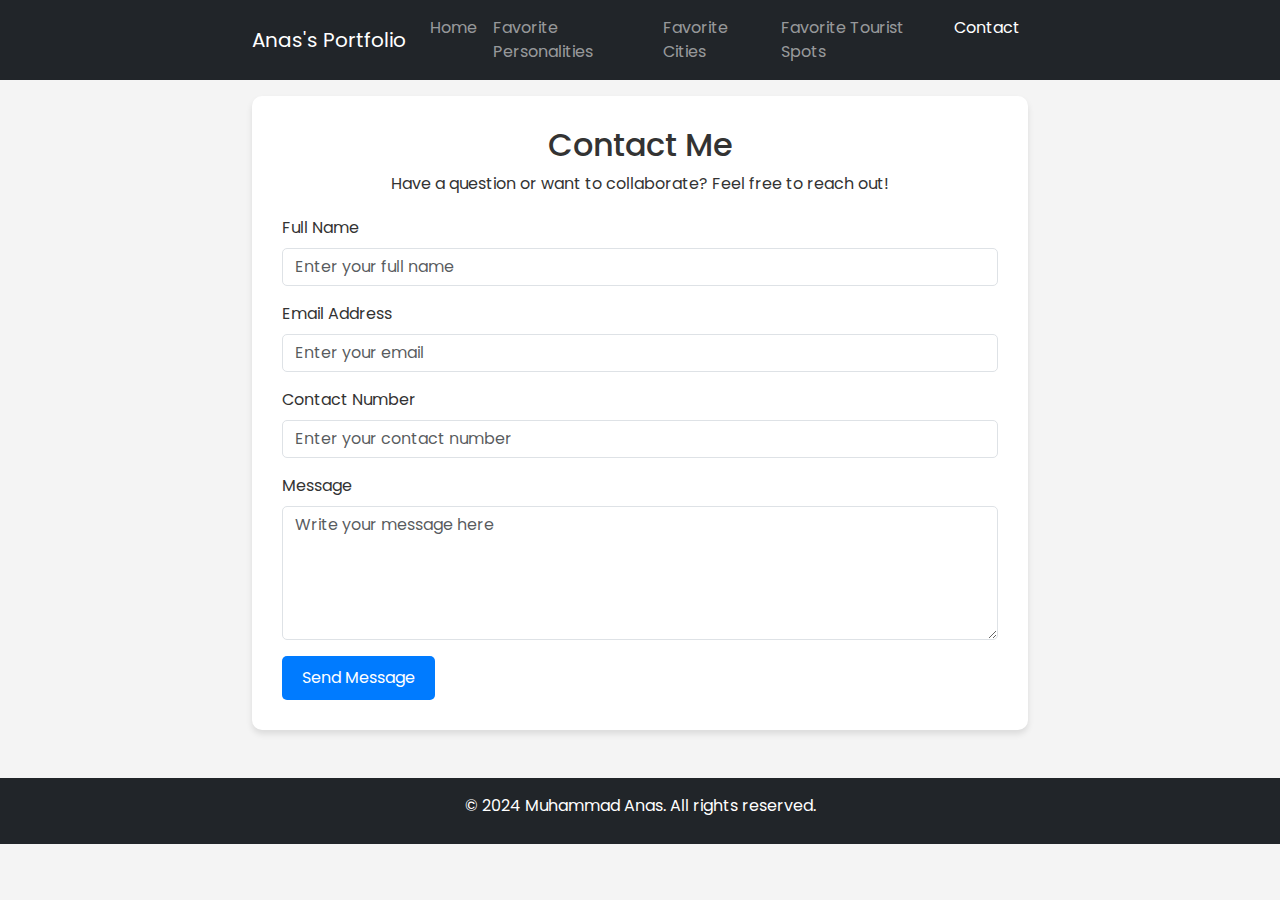
<file: contact.html>
<!DOCTYPE html>
<html lang="en">

<head>
    <meta charset="UTF-8">
    <meta name="viewport" content="width=device-width, initial-scale=1.0">
    <title>Contact Information</title>
    <!-- Bootstrap CSS -->
    <link href="https://cdn.jsdelivr.net/npm/bootstrap@5.3.0-alpha3/dist/css/bootstrap.min.css" rel="stylesheet">
    <!-- Custom CSS -->
    <link href="styles.css" rel="stylesheet">
    <!-- FontAwesome -->
    <link rel="stylesheet" href="https://cdnjs.cloudflare.com/ajax/libs/font-awesome/6.0.0-beta3/css/all.min.css">
    <style>
        body {
            background-color: #f4f4f4;
            font-family: 'Poppins', sans-serif;
            color: #333;
        }

        .contact-container {
            background: #fff;
            border-radius: 10px;
            padding: 30px;
            box-shadow: 0 4px 6px rgba(0, 0, 0, 0.1);
        }

        .contact-header {
            text-align: center;
            margin-bottom: 20px;
        }

        .contact-header h1 {
            font-size: 32px;
            color: #333;
        }

        .form-control {
            border-radius: 5px;
        }

        .btn-submit {
            background-color: #007bff;
            color: #fff;
            border: none;
            border-radius: 5px;
            padding: 10px 20px;
        }

        .btn-submit:hover {
            background-color: #0056b3;
        }
    </style>
</head>

<body>
    <!-- Navbar -->
    <nav class="navbar navbar-expand-lg navbar-dark bg-dark fixed-top">
        <div class="container">
            <a class="navbar-brand" href="#">Anas's Portfolio</a>
            <button class="navbar-toggler" type="button" data-bs-toggle="collapse" data-bs-target="#navbarNav"
                aria-controls="navbarNav" aria-expanded="false" aria-label="Toggle navigation">
                <span class="navbar-toggler-icon"></span>
            </button>
            <div class="collapse navbar-collapse" id="navbarNav">
                <ul class="navbar-nav me-auto">
                    <li class="nav-item">
                        <a class="nav-link" href="index.html">Home</a>
                    </li>
                    <li class="nav-item">
                        <a class="nav-link" href="favorite-personalities.html">Favorite Personalities</a>
                    </li>
                    <li class="nav-item">
                        <a class="nav-link" href="favorite-cities.html">Favorite Cities</a>
                    </li>
                    <li class="nav-item">
                        <a class="nav-link" href="favorite-tourist-spots.html">Favorite Tourist Spots</a>
                    </li>
                    <li class="nav-item">
                        <a class="nav-link active" href="#">Contact</a>
                    </li>
                </ul>
            </div>
        </div>
    </nav>

    <!-- Main Content -->
    <section class="container mt-5 pt-5">
        <div class="contact-container">
            <div class="contact-header">
                <h1>Contact Me</h1>
                <p>Have a question or want to collaborate? Feel free to reach out!</p>
            </div>
            <form action="submit-form.php" method="post">
                <div class="mb-3">
                    <label for="name" class="form-label">Full Name</label>
                    <input type="text" class="form-control" id="name" name="name" placeholder="Enter your full name"
                        required>
                </div>
                <div class="mb-3">
                    <label for="email" class="form-label">Email Address</label>
                    <input type="email" class="form-control" id="email" name="email" placeholder="Enter your email"
                        required>
                </div>
                <div class="mb-3">
                    <label for="phone" class="form-label">Contact Number</label>
                    <input type="tel" class="form-control" id="phone" name="phone"
                        placeholder="Enter your contact number" required>
                </div>
                <div class="mb-3">
                    <label for="message" class="form-label">Message</label>
                    <textarea class="form-control" id="message" name="message" rows="5"
                        placeholder="Write your message here" required></textarea>
                </div>
                <button type="submit" class="btn btn-submit">Send Message</button>
            </form>
        </div>
    </section>

    <!-- Footer -->
    <footer class="bg-dark text-white text-center py-3 mt-5">
        <p>&copy; 2024 Muhammad Anas. All rights reserved.</p>
    </footer>

    <!-- Bootstrap JS -->
    <script src="https://cdn.jsdelivr.net/npm/bootstrap@5.3.0-alpha3/dist/js/bootstrap.bundle.min.js"></script>
</body>

</html>
</file>
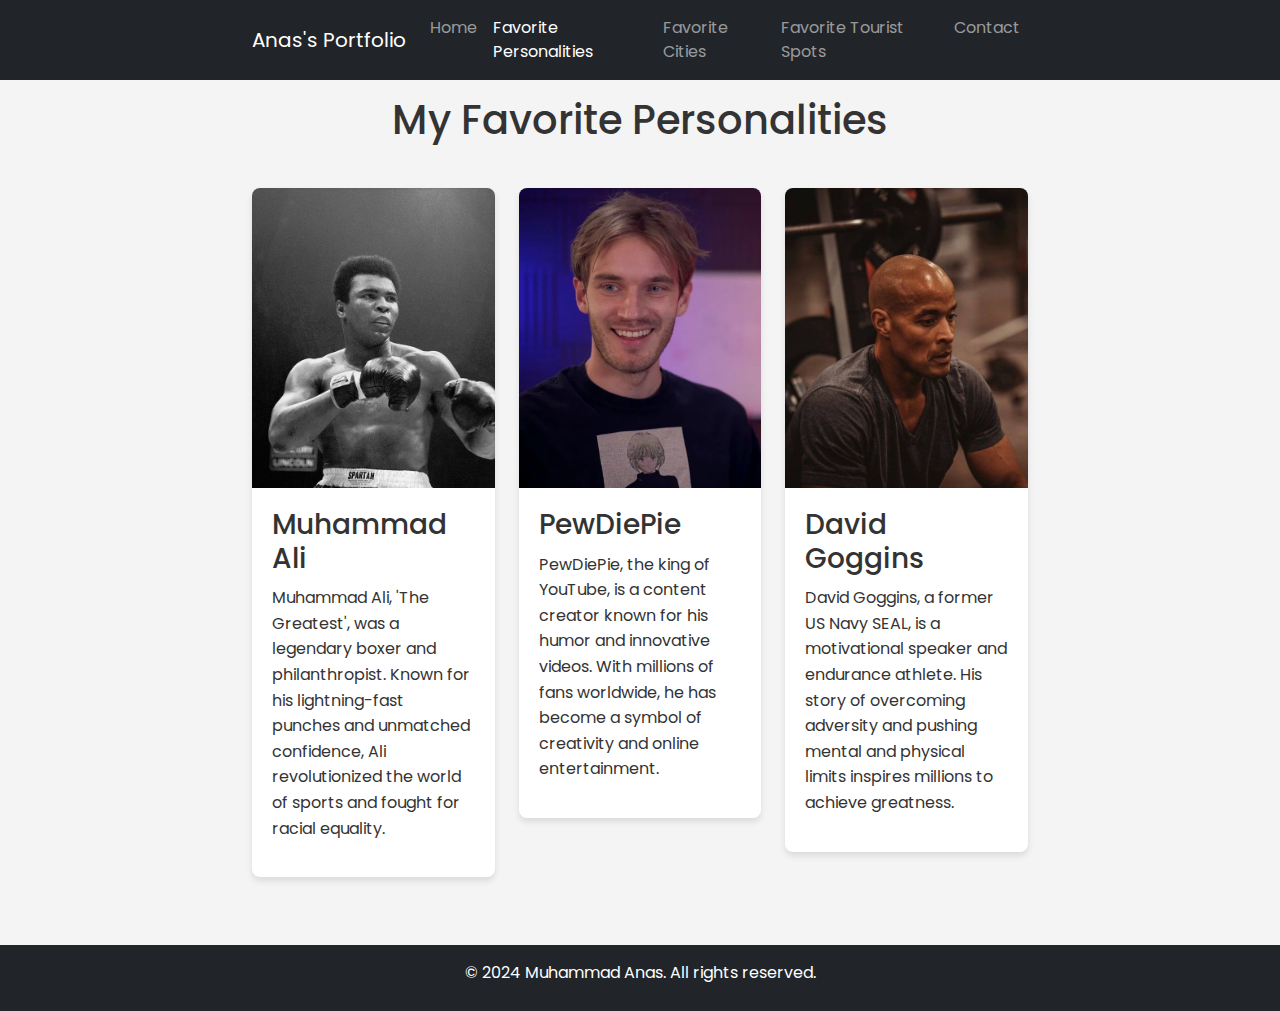
<file: favorite-personalities.html>
<!DOCTYPE html>
<html lang="en">

<head>
    <meta charset="UTF-8">
    <meta name="viewport" content="width=device-width, initial-scale=1.0">
    <title>Favorite Personalities</title>
    <!-- Bootstrap CSS -->
    <link href="https://cdn.jsdelivr.net/npm/bootstrap@5.3.0-alpha3/dist/css/bootstrap.min.css" rel="stylesheet">
    <!-- Custom CSS -->
    <link href="styles.css" rel="stylesheet">
    <!-- FontAwesome -->
    <link rel="stylesheet" href="https://cdnjs.cloudflare.com/ajax/libs/font-awesome/6.0.0-beta3/css/all.min.css">
    <style>
        body {
            background-color: #f4f4f4;
            font-family: 'Poppins', sans-serif;
            color: #333;
        }

        .personality-card {
            background: #fff;
            border-radius: 8px;
            box-shadow: 0 4px 6px rgba(0, 0, 0, 0.1);
            overflow: hidden;
            margin: 20px 0;
            transition: transform 0.3s ease;
        }

        .personality-card:hover {
            transform: translateY(-10px);
        }

        .personality-img {
            width: 100%;
            height: 300px;
            object-fit: cover;
        }

        .personality-content {
            padding: 20px;
        }

        .personality-content h3 {
            margin-bottom: 10px;
            color: #333;
        }

        .personality-content p {
            font-size: 16px;
            line-height: 1.6;
        }
    </style>
</head>

<body>
    <!-- Navbar -->
    <nav class="navbar navbar-expand-lg navbar-dark bg-dark fixed-top">
        <div class="container">
            <a class="navbar-brand" href="#">Anas's Portfolio</a>
            <button class="navbar-toggler" type="button" data-bs-toggle="collapse" data-bs-target="#navbarNav"
                aria-controls="navbarNav" aria-expanded="false" aria-label="Toggle navigation">
                <span class="navbar-toggler-icon"></span>
            </button>
            <div class="collapse navbar-collapse" id="navbarNav">
                <ul class="navbar-nav me-auto">
                    <li class="nav-item">
                        <a class="nav-link" href="index.html">Home</a>
                    </li>
                    <li class="nav-item">
                        <a class="nav-link active" href="#">Favorite Personalities</a>
                    </li>
                    <li class="nav-item">
                        <a class="nav-link" href="favorite-cities.html">Favorite Cities</a>
                    </li>
                    <li class="nav-item">
                        <a class="nav-link" href="favorite-tourist-spots.html">Favorite Tourist Spots</a>
                    </li>
                    <li class="nav-item">
                        <a class="nav-link" href="contact.html">Contact</a>
                    </li>
                </ul>
            </div>
        </div>
    </nav>

    <!-- Main Content -->
    <section class="container mt-5 pt-5">
        <h1 class="text-center mb-4">My Favorite Personalities</h1>
        <div class="row">
            <!-- Muhammad Ali -->
            <div class="col-md-4">
                <div class="personality-card">
                    <img src="./images/download.jpg" alt="Muhammad Ali" class="personality-img">
                    <div class="personality-content">
                        <h3>Muhammad Ali</h3>
                        <p>Muhammad Ali, 'The Greatest', was a legendary boxer and philanthropist. Known for his
                            lightning-fast punches and unmatched confidence, Ali revolutionized the world of sports and
                            fought for racial equality.</p>
                    </div>
                </div>
            </div>
            <!-- PewDiePie -->
            <div class="col-md-4">
                <div class="personality-card">
                    <img src="./images/Felix Kjellberg ♡.jpg" alt="PewDiePie" class="personality-img">
                    <div class="personality-content">
                        <h3>PewDiePie</h3>
                        <p>PewDiePie, the king of YouTube, is a content creator known for his humor and innovative
                            videos. With millions of fans worldwide, he has become a symbol of creativity and online
                            entertainment.</p>
                    </div>
                </div>
            </div>
            <!-- David Goggins -->
            <div class="col-md-4">
                <div class="personality-card">
                    <img src="./images/David Goggins_ Deep in Thought at the Gym.jpg" alt="David Goggins" class="personality-img">
                    <div class="personality-content">
                        <h3>David Goggins</h3>
                        <p>David Goggins, a former US Navy SEAL, is a motivational speaker and endurance athlete. His
                            story of overcoming adversity and pushing mental and physical limits inspires millions to
                            achieve greatness.</p>
                    </div>
                </div>
            </div>
        </div>
    </section>

    <!-- Footer -->
    <footer class="bg-dark text-white text-center py-3 mt-5">
        <p>&copy; 2024 Muhammad Anas. All rights reserved.</p>
    </footer>

    <!-- Bootstrap JS -->
    <script src="https://cdn.jsdelivr.net/npm/bootstrap@5.3.0-alpha3/dist/js/bootstrap.bundle.min.js"></script>
</body>

</html>
</file>
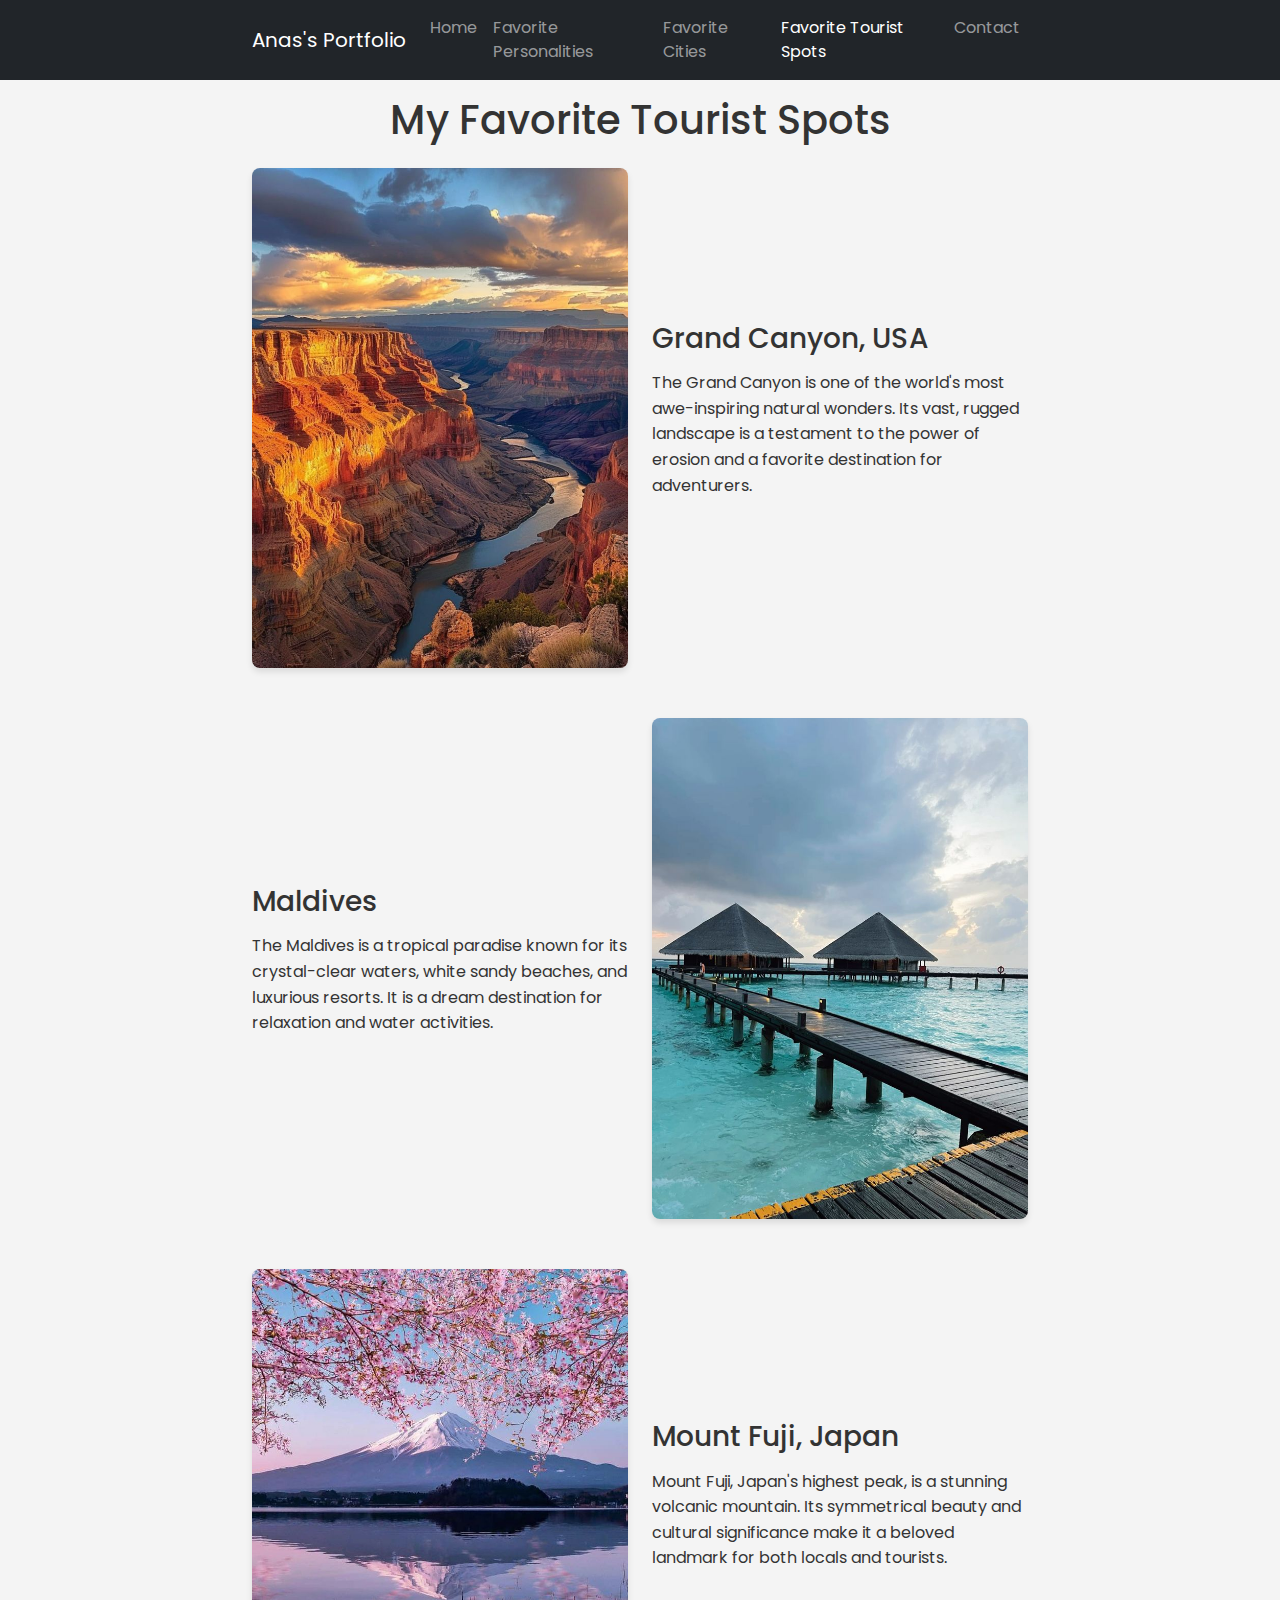
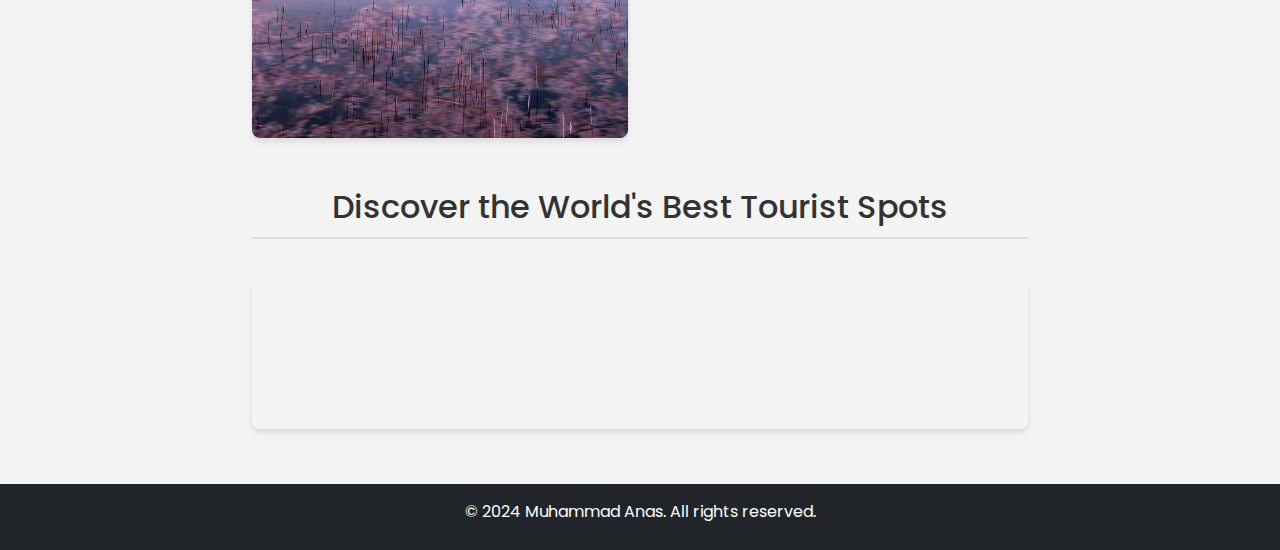
<file: favorite-tourist-spots.html>
<!DOCTYPE html>
<html lang="en">

<head>
    <meta charset="UTF-8">
    <meta name="viewport" content="width=device-width, initial-scale=1.0">
    <title>Favorite Tourist Spots</title>
    <!-- Bootstrap CSS -->
    <link href="https://cdn.jsdelivr.net/npm/bootstrap@5.3.0-alpha3/dist/css/bootstrap.min.css" rel="stylesheet">
    <!-- Custom CSS -->
    <link href="styles.css" rel="stylesheet">
    <!-- FontAwesome -->
    <link rel="stylesheet" href="https://cdnjs.cloudflare.com/ajax/libs/font-awesome/6.0.0-beta3/css/all.min.css">
    <style>
        body {
            background-color: #f4f4f4;
            font-family: 'Poppins', sans-serif;
            color: #333;
        }

        .spot-section {
            margin-bottom: 50px;
        }

        .spot-img {
            width: 100%;
            height: auto;
            border-radius: 8px;
            box-shadow: 0 4px 6px rgba(0, 0, 0, 0.1);
        }

        .spot-content {
            display: flex;
            flex-direction: column;
            justify-content: center;
        }

        .spot-content h3 {
            font-size: 28px;
            color: #333;
            margin-bottom: 15px;
        }

        .spot-content p {
            font-size: 16px;
            line-height: 1.6;
        }

        iframe {
            width: 100%;
            border-radius: 8px;
            margin-top: 20px;
            box-shadow: 0 4px 6px rgba(0, 0, 0, 0.1);
        }
    </style>
</head>

<body>
    <nav class="navbar navbar-expand-lg navbar-dark bg-dark fixed-top">
        <div class="container">
            <a class="navbar-brand" href="#">Anas's Portfolio</a>
            <button class="navbar-toggler" type="button" data-bs-toggle="collapse" data-bs-target="#navbarNav"
                aria-controls="navbarNav" aria-expanded="false" aria-label="Toggle navigation">
                <span class="navbar-toggler-icon"></span>
            </button>
            <div class="collapse navbar-collapse" id="navbarNav">
                <ul class="navbar-nav me-auto">
                    <li class="nav-item">
                        <a class="nav-link" href="index.html">Home</a>
                    </li>
                    <li class="nav-item">
                        <a class="nav-link" href="favorite-personalities.html">Favorite Personalities</a>
                    </li>
                    <li class="nav-item">
                        <a class="nav-link" href="favorite-cities.html">Favorite Cities</a>
                    </li>
                    <li class="nav-item">
                        <a class="nav-link active" href="#">Favorite Tourist Spots</a>
                    </li>
                    <li class="nav-item">
                        <a class="nav-link" href="contact.html">Contact</a>
                    </li>
                </ul>
            </div>
        </div>
    </nav>

    <section class="container mt-5 pt-5">
        <h1 class="text-center mb-4">My Favorite Tourist Spots</h1>

      
        <div class="row spot-section">
            <div class="col-md-6 order-md-2 spot-content">
                <h3>Grand Canyon, USA</h3>
                <p>The Grand Canyon is one of the world's most awe-inspiring natural wonders. Its vast, rugged
                    landscape is a testament to the power of erosion and a favorite destination for adventurers.</p>
            </div>
            <div class="col-md-6 order-md-1">
                <img src="./images/Grand Canyon.jpg" alt="Grand Canyon" class="spot-img">
            </div>
        </div>

    
        
        <div class="row spot-section">
            <div class="col-md-6 spot-content">
                <h3>Maldives</h3>
                <p>The Maldives is a tropical paradise known for its crystal-clear waters, white sandy beaches, and
                    luxurious resorts. It is a dream destination for relaxation and water activities.</p>
            </div>
            <div class="col-md-6">
                <img src="./images/Maldives.jpg" alt="Maldives" class="spot-img">
            </div>
        </div>

        <div class="row spot-section">
            <div class="col-md-6 order-md-2 spot-content">
                <h3>Mount Fuji, Japan</h3>
                <p>Mount Fuji, Japan's highest peak, is a stunning volcanic mountain. Its symmetrical beauty and
                    cultural significance make it a beloved landmark for both locals and tourists.</p>
            </div>
            <div class="col-md-6 order-md-1">
                <img src="./images/Mount Fuji.jpg" alt="Mount Fuji" class="spot-img">
            </div>
        </div>

        <h2 class="text-center">Discover the World's Best Tourist Spots</h2>
        <iframe src="https://www.youtube.com/embed/Scxs7L0vhZ4" allowfullscreen></iframe>
    </section>

    <footer class="bg-dark text-white text-center py-3 mt-5">
        <p>&copy; 2024 Muhammad Anas. All rights reserved.</p>
    </footer>

    <script src="https://cdn.jsdelivr.net/npm/bootstrap@5.3.0-alpha3/dist/js/bootstrap.bundle.min.js"></script>
</body>

</html>
</file>
<file: styles.css>
@import url('https://fonts.googleapis.com/css2?family=Poppins:wght@300;400;600;700;900&display=swap');

* {
    margin: 0;
    padding: 0;
    box-sizing: border-box;
}

body {
    background-color: #f4f4f4;
    font-family: 'Poppins', sans-serif;
    color: #333;
}

nav {
    background-color: rgb(228, 228, 228);
}

.navbar-items{
    display: flex;
    padding: 20px;
    gap: 20px;
    color: gray;
    justify-content: center;
}

.navbar-items a{
    text-decoration: none;
    color: #333;
}

li {
    list-style: none;
    cursor: pointer;
}

.container {
    max-width: 800px;
    margin: 0 auto;
}


.hero {
    position: relative;
    padding: 5rem 2rem;
    text-align: center;
    overflow: hidden;
}

.background-name{
    position: absolute;
    top: 50%;
    left: 50%;
    transform: translate(-50%, -50%);
    font-size: 15rem;
    color: rgba(0, 0, 0, 0.05); 
    font-weight: 900;
    pointer-events: none; 
    white-space: nowrap;
}

.hero-content {
    position: relative;
    z-index: 1;
}

.hero-content h2 {
    font-size: 2rem;
    margin-bottom: 1rem;
}

.hero-content h3 {
    font-size: 2.5rem;
    margin-bottom: 1.5rem;
    font-weight: 600;
}

.hero-content p {
    max-width: 700px;
    margin: 0 auto;
    line-height: 1.6;
}
.nav-setting{
    display: flex;
    justify-content: space-evenly;
}
.icons {    
    display: flex;
    align-items: center;
    gap: 15px;
    list-style: none;
    padding: 0;
}

.icons a {
    text-decoration: none;
    color: #000; 
    font-size: 1.5rem; 
    transition: color 0.3s ease;
}

.icons a:hover {
    color: #757575; 
}

.avatar {
    box-shadow: 0px 10px 10px rgba(0, 0, 0, 0.1);
    width: 150px;
    height: 150px;
    border-radius: 50%;
    overflow: hidden;
    margin: 0 auto 1.5rem;
    border: 5px solid #f4f4f4;
}

.avatar img {
    width: 100%;
    height: 100%;
    object-fit: cover;
}

.Audio-section audio{
    width: 100%;
}
.Audio-section{
    background-image: url('images/6081617.jpg');
    object-fit: cover;
    height: 240px;
    display: flex;
    align-items: center;
    justify-content: center;
}
.my-education {
    max-width: 800px;
    box-shadow: 0 4px 8px rgba(0, 0, 0, 0.1);
    background-color: #fff;
    padding: 20px;
    margin: 40px auto;
}
.life-goals-grid {
    display: grid;
    grid-template-columns: repeat(2, 1fr);
    gap: 20px;
    margin-bottom: 20px;
}
.life-goals-grid div {
    background-color: #f9f9f9;
    padding: 15px;
    border-radius: 5px;
    box-shadow: 0 2px 4px rgba(0, 0, 0, 0.1);
}
h2 {
    margin-bottom: 20px;
    border-bottom: 2px solid #ddd;
    font-size: 2rem;
    color: #333;
    padding-bottom: 10px;
}

.education h2 {
    margin-bottom: 20px;
    border-bottom: 2px solid #ddd;
    font-size: 2rem;
    color: #333;
    padding-bottom: 10px;
}

.education-item {
    margin-bottom: 30px;
}

.education-item h3 {
    font-size: 1.5rem;
    color: #444;
    font-weight: 600;
    margin-bottom: 5px;
}

.location {
    font-size: 1rem;
    color: #666;
}

.degree {
    font-size: 1.1rem;
    font-weight: 500;
    margin: 10px 0;
}

.graduation {
    font-size: 0.9rem;
    color: #888;
}

hr {
    border: none;
    border-top: 1px solid #eee;
    margin: 20px 0;
}


.work-experience {
    max-width: 800px;
    margin: 40px auto;
    padding: 20px;
    background-color: #fff;
    box-shadow: 0 4px 8px rgba(0, 0, 0, 0.1);
}

.work-experience h2 {
    font-size: 2rem;
    margin-bottom: 20px;
    color: #333;
    border-bottom: 2px solid #ddd;
    padding-bottom: 10px;
}

.job-entry {
    margin-bottom: 30px;
}

.job-entry h3 {
    font-size: 1.4rem;
    color: #444;
    font-weight: 600;
}

.job-title {
    font-size: 1.1rem;
    color: #666;
    font-weight: 500;
}

.job-dates {
    font-size: 0.9rem;
    color: #888;
    margin-bottom: 10px;
}

.job-responsibilities {
    list-style-type: disc;
    margin-left: 20px;
    color: #555;
    font-size: 1rem;
}

.job-responsibilities li {
    margin-bottom: 8px;
}

hr {
    border: none;
    border-top: 1px solid #eee;
    margin: 20px 0;
}

.resume-container {
    display: flex;
    flex-wrap: wrap;
    justify-content: space-between;
    gap: 20px;
}

.project-card {
    background-color: #fff;
    box-shadow: 0 2px 10px rgba(0, 0, 0, 0.1);
    width: 48%;
    padding: 20px;
    display: flex;
    flex-direction: column;
}

.project-header h2 {
    font-size: 1.6rem;
    color: #333;
    margin-bottom: 10px;
}

.project-details ul {
    list-style-type: none;
    padding-left: 20px;
}

.project-details li {
    margin-bottom: 10px;
    color: #555;
}

.project-details li strong {
    color: #000;
}

.Projects{
    box-shadow: 0 4px 8px rgba(0, 0, 0, 0.1);
    background-color: #fff;
    padding: 20px;
}
.Projects h1{
    text-align: center;
    font-size: 2rem;
    margin-bottom: 20px;
    color: #333;
    border-bottom: 2px solid #ddd;
    padding-bottom: 10px;
}

.skills-container {
    text-align: center;
    background-color: #fff;
    box-shadow: 0 2px 10px rgba(0, 0, 0, 0.1);
    padding: 20px;
    max-width: 800px;
    margin: 40px auto;
}

h2 {
    font-size: 2rem;
    color: #333;
    margin-bottom: 20px;
    text-align: center;
}

table {
    width: 100%;
    border-collapse: collapse;
    margin-bottom: 20px;
}

th, td {
    border: 1px solid #ddd;
    padding: 12px;
    text-align: left;
}

th {
    background-color: #f4f4f4;
    font-weight: bold;
    color: #333;
}
.skills-container h1{
    font-size: 2rem;
    margin-bottom: 20px;
    color: #333;
    border-bottom: 2px solid #ddd;
    padding-bottom: 10px;

}
#footer-scroll{
    scroll-behavior: smooth;
}
td {
    background-color: #fafafa;
}

tr:nth-child(even) td {
    background-color: #f9f9f9;
}

tr:hover td {
    background-color: #f1f1f1;
}

table a {
    color: #007bff;
    text-decoration: none;
}

table a:hover {
    text-decoration: underline;
}

footer {
    background-color: rgb(228, 228, 228);
    color: #333;
    padding: 20px;
    text-align: center;
    margin-top: 40px;
}

footer .footer-content {
    max-width: 800px;
    margin: 0 auto;
    display: flex;
    justify-content: center;
    flex-direction: column;
    align-items: center;
}

footer p {
    margin-bottom: 10px;
}


footer .socials a:hover {
    text-decoration: underline;
}
</file>
